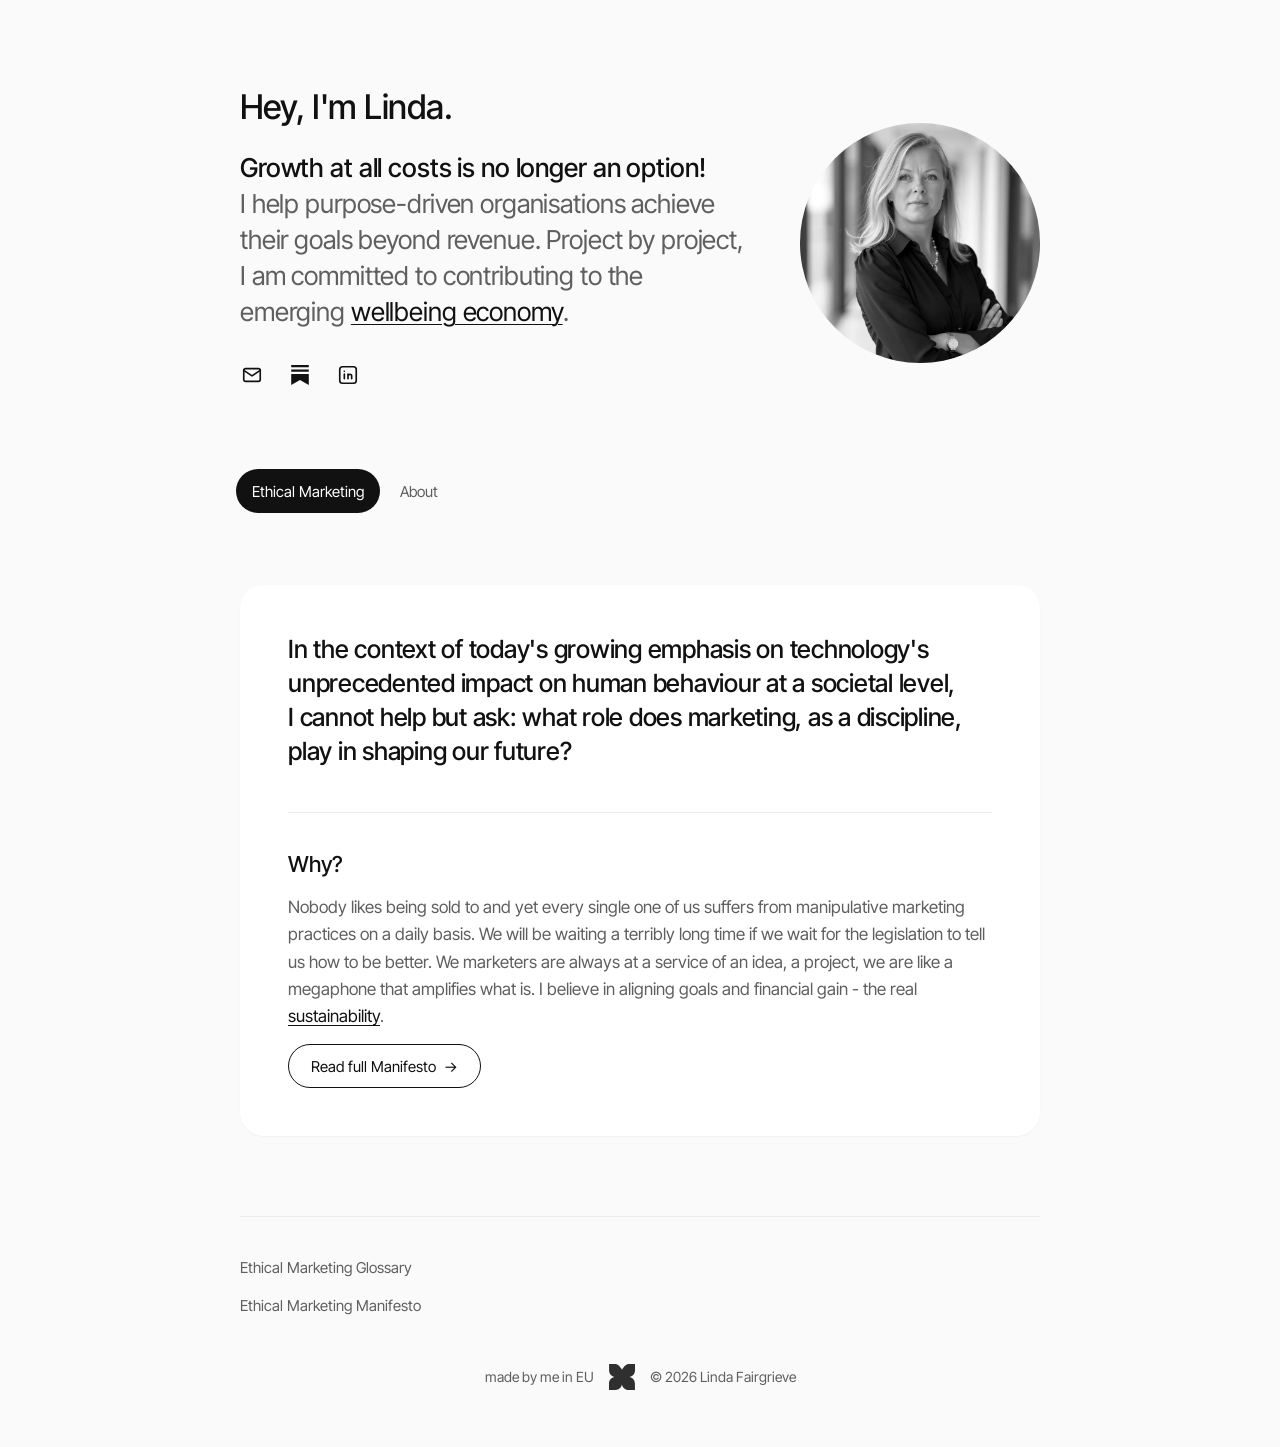
<file: index.html>
<!doctype html>
<html lang="en">
<head>
<meta charset="utf-8">
<meta name="viewport" content="width=device-width, initial-scale=1">
<title>Linda Fairgrieve | Ethical Marketing Practitioner</title>
<meta name="description" content="Exploring marketing, business impact and society. A marketing professional helping purpose-driven organisations grow ethically, beyond revenue.">
<link rel="canonical" href="https://lindafairgrieve.com/">
<meta property="og:type" content="website">
<meta property="og:site_name" content="Linda Fairgrieve">
<meta property="og:title" content="Linda Fairgrieve | Ethical Marketing Practitioner">
<meta property="og:description" content="Exploring marketing, business impact and society. A marketing professional helping purpose-driven organisations grow ethically, beyond revenue.">
<meta property="og:url" content="https://lindafairgrieve.com/">
<meta property="og:image" content="https://lindafairgrieve.com/images/social-preview.jpg">
<meta property="og:image:width" content="1200">
<meta property="og:image:height" content="630">
<meta property="og:image:alt" content="Portrait of Linda Fairgrieve, ethical marketing practitioner">
<meta name="twitter:card" content="summary_large_image">
<meta name="twitter:title" content="Linda Fairgrieve | Ethical Marketing Practitioner">
<meta name="twitter:description" content="Exploring marketing, business impact and society. A marketing professional helping purpose-driven organisations grow ethically, beyond revenue.">
<meta name="twitter:image" content="https://lindafairgrieve.com/images/social-preview.jpg">
<meta name="theme-color" content="#fafafa">
<link rel="icon" href="favicon.svg" type="image/svg+xml">
<link rel="icon" href="favicon.ico" sizes="32x32">
<link rel="apple-touch-icon" href="apple-touch-icon.png">
<link rel="stylesheet" href="assets/style.css">
<script type="application/ld+json">{"@context": "https://schema.org", "@type": "Person", "name": "Linda Fairgrieve", "url": "https://lindafairgrieve.com/", "jobTitle": "Ethical Marketing Practitioner", "sameAs": ["https://substack.com/@lifaire", "https://www.linkedin.com/in/lindafairgrieve-ethical-marketer/"]}</script>
<script src="assets/site.js" defer></script>
</head>
<body data-root="" data-page="home">
<a class="skip" href="#main">Skip to content</a>
<div class="page" id="top"><div class="wrap">
<header class="hero">
<div class="hero-text">
<h1 class="greeting rise d2" data-c="home.greeting"></h1>
<p class="intro rise d3" data-md="home.intro"></p>
<div class="icons rise d4">
<a class="icon" data-href="links.email" data-optional aria-label="Email"><svg width="22" height="22" viewBox="0 0 24 24" fill="none" stroke="currentColor" stroke-width="1.8" stroke-linecap="round" stroke-linejoin="round" aria-hidden="true"><rect x="3" y="5" width="18" height="14" rx="2"/><path d="M3 7l9 6 9-6"/></svg></a>
<a class="icon" data-href="links.substack" data-optional aria-label="Substack"><svg width="20" height="20" viewBox="0 0 24 24" fill="currentColor" aria-hidden="true"><path d="M22.539 8.242H1.46V5.406h21.08v2.836zM1.46 10.812V24L12 18.11 22.54 24V10.812H1.46zM22.54 0H1.46v2.836h21.08V0z"/></svg></a>
<a class="icon" data-href="links.linkedin" data-optional aria-label="LinkedIn"><svg width="22" height="22" viewBox="0 0 24 24" fill="none" stroke="currentColor" stroke-width="1.8" stroke-linecap="round" stroke-linejoin="round" aria-hidden="true"><rect x="3" y="3" width="18" height="18" rx="3"/><path d="M8 11v5M8 8v.01M12 16v-5M12 13c0-2 4-2.5 4 0v3"/></svg></a>
<a class="icon" data-href="links.instagram" data-optional aria-label="Instagram"><svg width="22" height="22" viewBox="0 0 24 24" fill="none" stroke="currentColor" stroke-width="1.8" stroke-linecap="round" stroke-linejoin="round" aria-hidden="true"><rect x="3" y="3" width="18" height="18" rx="5"/><circle cx="12" cy="12" r="4"/><path d="M17.5 6.5v.01"/></svg></a>
</div>
</div>
<picture><source srcset="images/linda-fairgrieve-ethical-marketing-portrait.webp" type="image/webp"><img class="photo pop d1" src="images/linda-fairgrieve-ethical-marketing-portrait.jpg" alt="Portrait of Linda Fairgrieve, ethical marketing practitioner" width="800" height="800"></picture>
</header>
<div class="nav-area">
<nav class="tabs rise d5" aria-label="Main">
<a class="tab on" href="./" data-c="tabs.ethical-marketing" aria-current="page"></a>
<a class="tab" href="about/" data-c="tabs.about"></a>
</nav>
<div class="icons icons-bar">
<a class="icon" data-href="links.email" data-optional aria-label="Email"><svg width="22" height="22" viewBox="0 0 24 24" fill="none" stroke="currentColor" stroke-width="1.8" stroke-linecap="round" stroke-linejoin="round" aria-hidden="true"><rect x="3" y="5" width="18" height="14" rx="2"/><path d="M3 7l9 6 9-6"/></svg></a>
<a class="icon" data-href="links.substack" data-optional aria-label="Substack"><svg width="20" height="20" viewBox="0 0 24 24" fill="currentColor" aria-hidden="true"><path d="M22.539 8.242H1.46V5.406h21.08v2.836zM1.46 10.812V24L12 18.11 22.54 24V10.812H1.46zM22.54 0H1.46v2.836h21.08V0z"/></svg></a>
<a class="icon" data-href="links.linkedin" data-optional aria-label="LinkedIn"><svg width="22" height="22" viewBox="0 0 24 24" fill="none" stroke="currentColor" stroke-width="1.8" stroke-linecap="round" stroke-linejoin="round" aria-hidden="true"><rect x="3" y="3" width="18" height="18" rx="3"/><path d="M8 11v5M8 8v.01M12 16v-5M12 13c0-2 4-2.5 4 0v3"/></svg></a>
<a class="icon" data-href="links.instagram" data-optional aria-label="Instagram"><svg width="22" height="22" viewBox="0 0 24 24" fill="none" stroke="currentColor" stroke-width="1.8" stroke-linecap="round" stroke-linejoin="round" aria-hidden="true"><rect x="3" y="3" width="18" height="18" rx="5"/><circle cx="12" cy="12" r="4"/><path d="M17.5 6.5v.01"/></svg></a>
</div>
</div>
<main id="main">
<section class="panel rise d1">
<p class="statement" data-md="ethical-marketing.statement"></p>
<div class="why">
<h2 data-c="ethical-marketing.why-heading"></h2>
<p data-md="ethical-marketing.why-text"></p>
<a class="cta" href="ethical-marketing/manifesto/"><span data-c="ethical-marketing.why-button"></span><span aria-hidden="true">→</span></a>
</div>
</section>
</main>
<p class="err" id="load-error" hidden>The text could not be loaded. If you opened this file straight from your computer, view the site through a web server instead (see HOW-TO-EDIT.md).</p>
<footer class="footer">
<nav class="fnav" aria-label="Footer">
<a class="fl" href="ethical-marketing/glossary/" data-c="tabs.glossary"></a>
<a class="fl" href="ethical-marketing/manifesto/" data-c="tabs.manifesto"></a>
</nav>
<div class="fbar">
<span data-c="footer.left"></span>
<a class="sym" href="#top" aria-label="Back to top"><svg width="26" height="26" viewBox="0 0 22 22" fill="none" aria-hidden="true"><path d="M 5.579 0 L 0.079 0 L 0.079 5.5 C 0.079 8.301 2.172 10.613 4.88 10.956 C 2.134 11.264 0 13.594 0 16.422 L 0 21.922 L 5.5 21.922 C 8.301 21.922 10.613 19.828 10.956 17.12 C 11.264 19.866 13.594 22 16.422 22 L 21.922 22 L 21.922 16.5 C 21.922 13.699 19.828 11.387 17.12 11.044 C 19.866 10.736 22 8.406 22 5.579 L 22 0.079 L 16.5 0.079 C 13.699 0.079 11.044 4.88 11.044 4.88 C 11.044 4.88 8.406 0 5.579 0 Z" fill="currentColor"/></svg></a>
<span data-c="footer.right"></span>
</div>
</footer>
</div></div>
<noscript><p class="err">This site shows its text with a small script. Please turn on JavaScript, or write to contact@lindafairgrieve.com.</p></noscript>
</body>
</html>
</file>
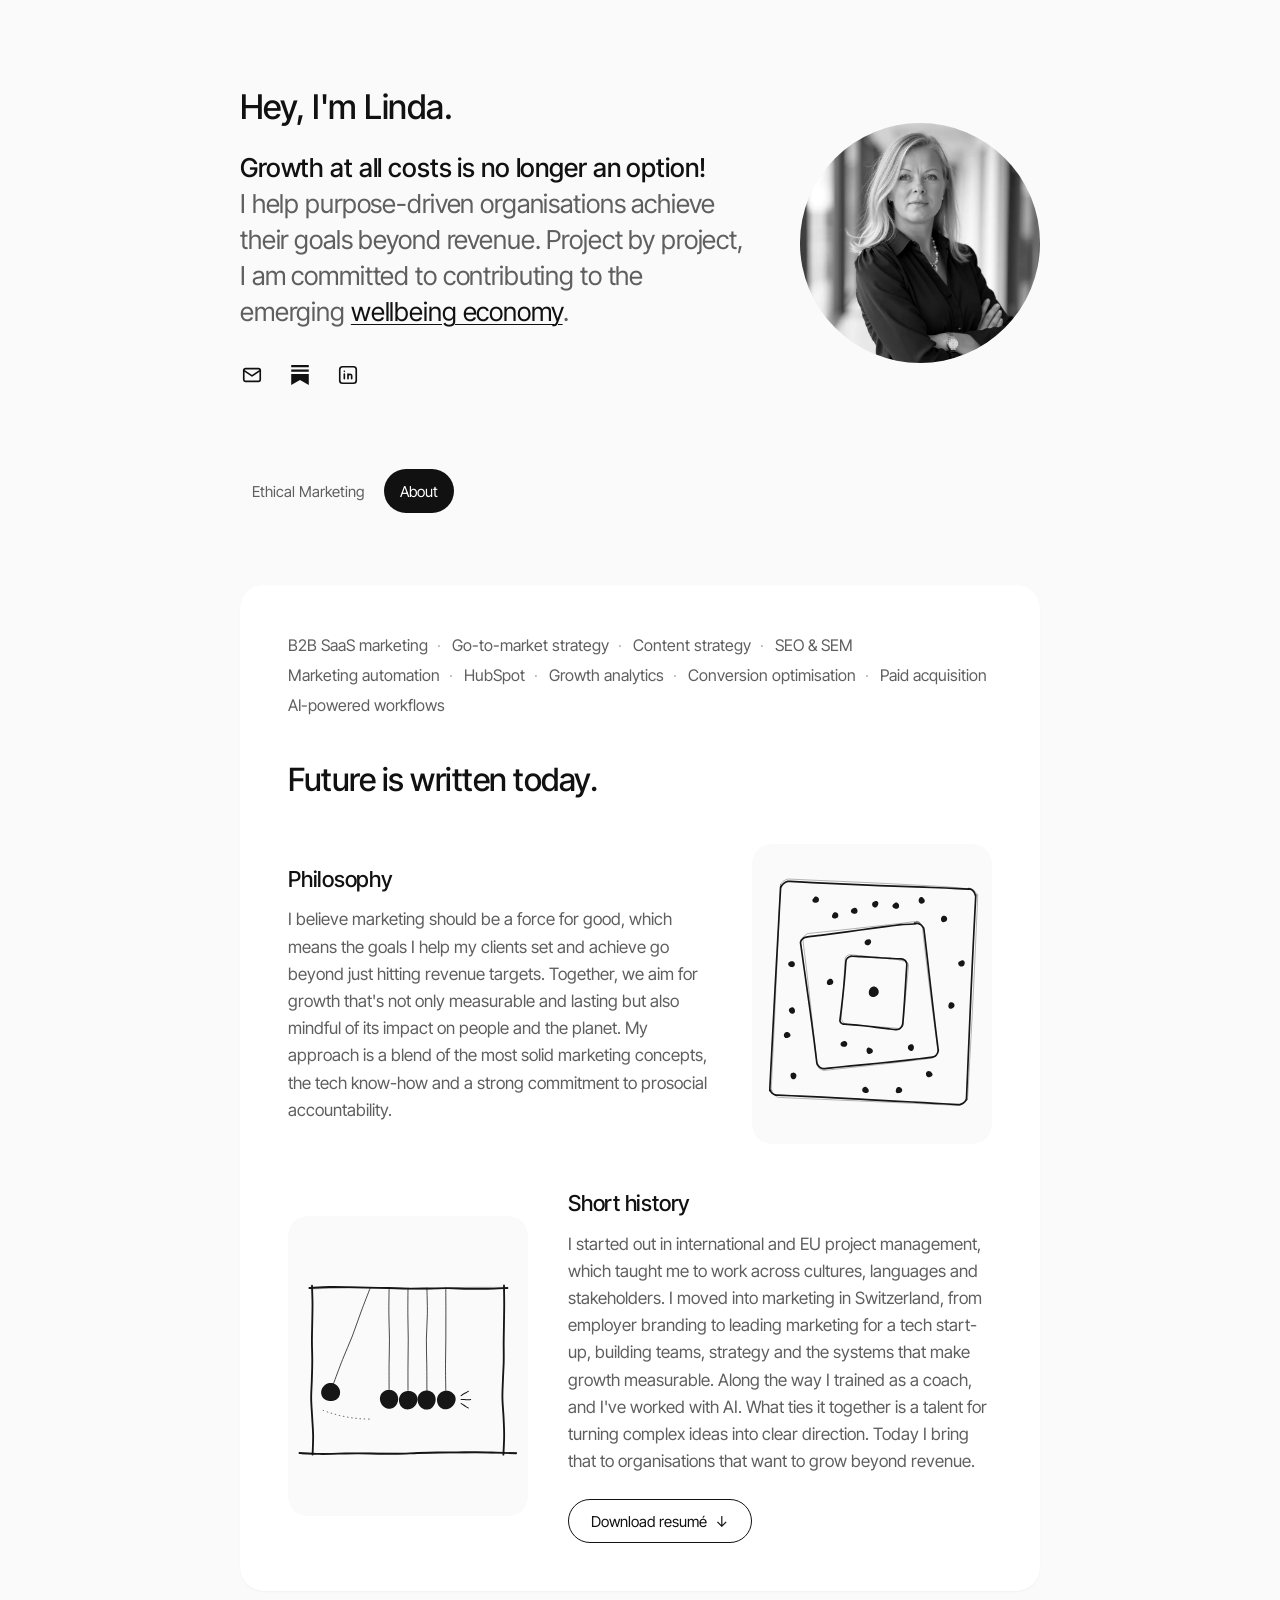
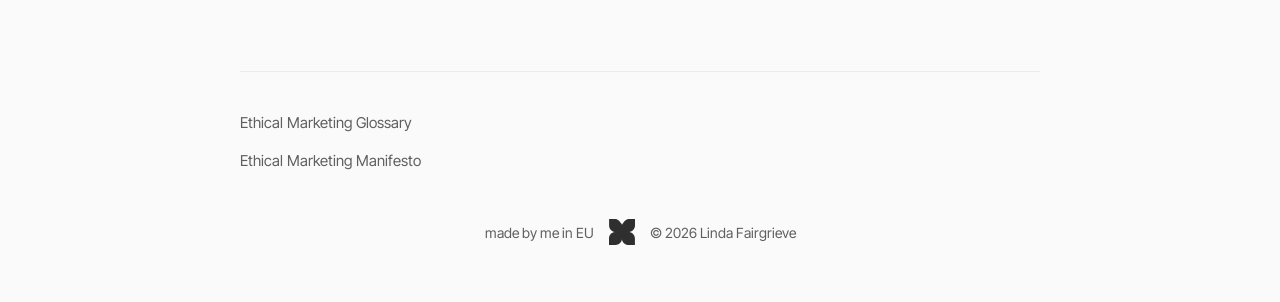
<file: about/index.html>
<!doctype html>
<html lang="en">
<head>
<meta charset="utf-8">
<meta name="viewport" content="width=device-width, initial-scale=1">
<title>About Linda Fairgrieve | Marketing Professional</title>
<meta name="description" content="Linda Fairgrieve is a marketing professional with experience in tech, employer branding and strategy, helping organisations grow beyond revenue.">
<link rel="canonical" href="https://lindafairgrieve.com/about/">
<meta property="og:type" content="website">
<meta property="og:site_name" content="Linda Fairgrieve">
<meta property="og:title" content="About Linda Fairgrieve | Marketing Professional">
<meta property="og:description" content="Linda Fairgrieve is a marketing professional with experience in tech, employer branding and strategy, helping organisations grow beyond revenue.">
<meta property="og:url" content="https://lindafairgrieve.com/about/">
<meta property="og:image" content="https://lindafairgrieve.com/images/social-preview.jpg">
<meta property="og:image:width" content="1200">
<meta property="og:image:height" content="630">
<meta property="og:image:alt" content="Portrait of Linda Fairgrieve, ethical marketing practitioner">
<meta name="twitter:card" content="summary_large_image">
<meta name="twitter:title" content="About Linda Fairgrieve | Marketing Professional">
<meta name="twitter:description" content="Linda Fairgrieve is a marketing professional with experience in tech, employer branding and strategy, helping organisations grow beyond revenue.">
<meta name="twitter:image" content="https://lindafairgrieve.com/images/social-preview.jpg">
<meta name="theme-color" content="#fafafa">
<link rel="icon" href="../favicon.svg" type="image/svg+xml">
<link rel="icon" href="../favicon.ico" sizes="32x32">
<link rel="apple-touch-icon" href="../apple-touch-icon.png">
<link rel="stylesheet" href="../assets/style.css">
<script src="../assets/site.js" defer></script>
</head>
<body data-root="../" data-page="about">
<a class="skip" href="#main">Skip to content</a>
<div class="page" id="top"><div class="wrap">
<header class="hero">
<div class="hero-text">
<h1 class="greeting rise d2" data-c="home.greeting"></h1>
<p class="intro rise d3" data-md="home.intro"></p>
<div class="icons rise d4">
<a class="icon" data-href="links.email" data-optional aria-label="Email"><svg width="22" height="22" viewBox="0 0 24 24" fill="none" stroke="currentColor" stroke-width="1.8" stroke-linecap="round" stroke-linejoin="round" aria-hidden="true"><rect x="3" y="5" width="18" height="14" rx="2"/><path d="M3 7l9 6 9-6"/></svg></a>
<a class="icon" data-href="links.substack" data-optional aria-label="Substack"><svg width="20" height="20" viewBox="0 0 24 24" fill="currentColor" aria-hidden="true"><path d="M22.539 8.242H1.46V5.406h21.08v2.836zM1.46 10.812V24L12 18.11 22.54 24V10.812H1.46zM22.54 0H1.46v2.836h21.08V0z"/></svg></a>
<a class="icon" data-href="links.linkedin" data-optional aria-label="LinkedIn"><svg width="22" height="22" viewBox="0 0 24 24" fill="none" stroke="currentColor" stroke-width="1.8" stroke-linecap="round" stroke-linejoin="round" aria-hidden="true"><rect x="3" y="3" width="18" height="18" rx="3"/><path d="M8 11v5M8 8v.01M12 16v-5M12 13c0-2 4-2.5 4 0v3"/></svg></a>
<a class="icon" data-href="links.instagram" data-optional aria-label="Instagram"><svg width="22" height="22" viewBox="0 0 24 24" fill="none" stroke="currentColor" stroke-width="1.8" stroke-linecap="round" stroke-linejoin="round" aria-hidden="true"><rect x="3" y="3" width="18" height="18" rx="5"/><circle cx="12" cy="12" r="4"/><path d="M17.5 6.5v.01"/></svg></a>
</div>
</div>
<picture><source srcset="../images/linda-fairgrieve-ethical-marketing-portrait.webp" type="image/webp"><img class="photo pop d1" src="../images/linda-fairgrieve-ethical-marketing-portrait.jpg" alt="Portrait of Linda Fairgrieve, ethical marketing practitioner" width="800" height="800"></picture>
</header>
<div class="nav-area">
<nav class="tabs rise d5" aria-label="Main">
<a class="tab" href="../" data-c="tabs.ethical-marketing"></a>
<a class="tab on" href="../about/" data-c="tabs.about" aria-current="page"></a>
</nav>
<div class="icons icons-bar">
<a class="icon" data-href="links.email" data-optional aria-label="Email"><svg width="22" height="22" viewBox="0 0 24 24" fill="none" stroke="currentColor" stroke-width="1.8" stroke-linecap="round" stroke-linejoin="round" aria-hidden="true"><rect x="3" y="5" width="18" height="14" rx="2"/><path d="M3 7l9 6 9-6"/></svg></a>
<a class="icon" data-href="links.substack" data-optional aria-label="Substack"><svg width="20" height="20" viewBox="0 0 24 24" fill="currentColor" aria-hidden="true"><path d="M22.539 8.242H1.46V5.406h21.08v2.836zM1.46 10.812V24L12 18.11 22.54 24V10.812H1.46zM22.54 0H1.46v2.836h21.08V0z"/></svg></a>
<a class="icon" data-href="links.linkedin" data-optional aria-label="LinkedIn"><svg width="22" height="22" viewBox="0 0 24 24" fill="none" stroke="currentColor" stroke-width="1.8" stroke-linecap="round" stroke-linejoin="round" aria-hidden="true"><rect x="3" y="3" width="18" height="18" rx="3"/><path d="M8 11v5M8 8v.01M12 16v-5M12 13c0-2 4-2.5 4 0v3"/></svg></a>
<a class="icon" data-href="links.instagram" data-optional aria-label="Instagram"><svg width="22" height="22" viewBox="0 0 24 24" fill="none" stroke="currentColor" stroke-width="1.8" stroke-linecap="round" stroke-linejoin="round" aria-hidden="true"><rect x="3" y="3" width="18" height="18" rx="5"/><circle cx="12" cy="12" r="4"/><path d="M17.5 6.5v.01"/></svg></a>
</div>
</div>
<main id="main">
<section class="panel rise d1">
<ul class="skills" data-hide-empty aria-label="Skills">
<li data-c="about.skill1" data-optional></li>
<li data-c="about.skill2" data-optional></li>
<li data-c="about.skill3" data-optional></li>
<li data-c="about.skill4" data-optional></li>
<li data-c="about.skill5" data-optional></li>
<li data-c="about.skill6" data-optional></li>
<li data-c="about.skill7" data-optional></li>
<li data-c="about.skill8" data-optional></li>
<li data-c="about.skill9" data-optional></li>
<li data-c="about.skill10" data-optional></li>
</ul>
<p class="phrase" data-md="about.phrase"></p>
<div class="block" data-optional>
<div class="block-text">
<h2 data-c="about.philosophy-heading"></h2>
<p data-md="about.philosophy-text"></p>
</div>
<figure class="block-img" data-optional><img data-src="about.philosophy-image" data-alt="about.philosophy-image-alt" alt=""></figure>
</div>
<div class="block flip" data-optional>
<figure class="block-img" data-optional><img data-src="about.history-image" data-alt="about.history-image-alt" alt=""></figure>
<div class="block-text">
<h2 data-c="about.history-heading"></h2>
<p data-md="about.history-text"></p>
<a class="cta" data-href="about.cv-link" download data-optional><span data-c="about.cv-button"></span><span aria-hidden="true">↓</span></a>
</div>
</div>
</section>
</main>
<p class="err" id="load-error" hidden>The text could not be loaded. If you opened this file straight from your computer, view the site through a web server instead (see HOW-TO-EDIT.md).</p>
<footer class="footer">
<nav class="fnav" aria-label="Footer">
<a class="fl" href="../ethical-marketing/glossary/" data-c="tabs.glossary"></a>
<a class="fl" href="../ethical-marketing/manifesto/" data-c="tabs.manifesto"></a>
</nav>
<div class="fbar">
<span data-c="footer.left"></span>
<a class="sym" href="#top" aria-label="Back to top"><svg width="26" height="26" viewBox="0 0 22 22" fill="none" aria-hidden="true"><path d="M 5.579 0 L 0.079 0 L 0.079 5.5 C 0.079 8.301 2.172 10.613 4.88 10.956 C 2.134 11.264 0 13.594 0 16.422 L 0 21.922 L 5.5 21.922 C 8.301 21.922 10.613 19.828 10.956 17.12 C 11.264 19.866 13.594 22 16.422 22 L 21.922 22 L 21.922 16.5 C 21.922 13.699 19.828 11.387 17.12 11.044 C 19.866 10.736 22 8.406 22 5.579 L 22 0.079 L 16.5 0.079 C 13.699 0.079 11.044 4.88 11.044 4.88 C 11.044 4.88 8.406 0 5.579 0 Z" fill="currentColor"/></svg></a>
<span data-c="footer.right"></span>
</div>
</footer>
</div></div>
<noscript><p class="err">This site shows its text with a small script. Please turn on JavaScript, or write to contact@lindafairgrieve.com.</p></noscript>
</body>
</html>
</file>
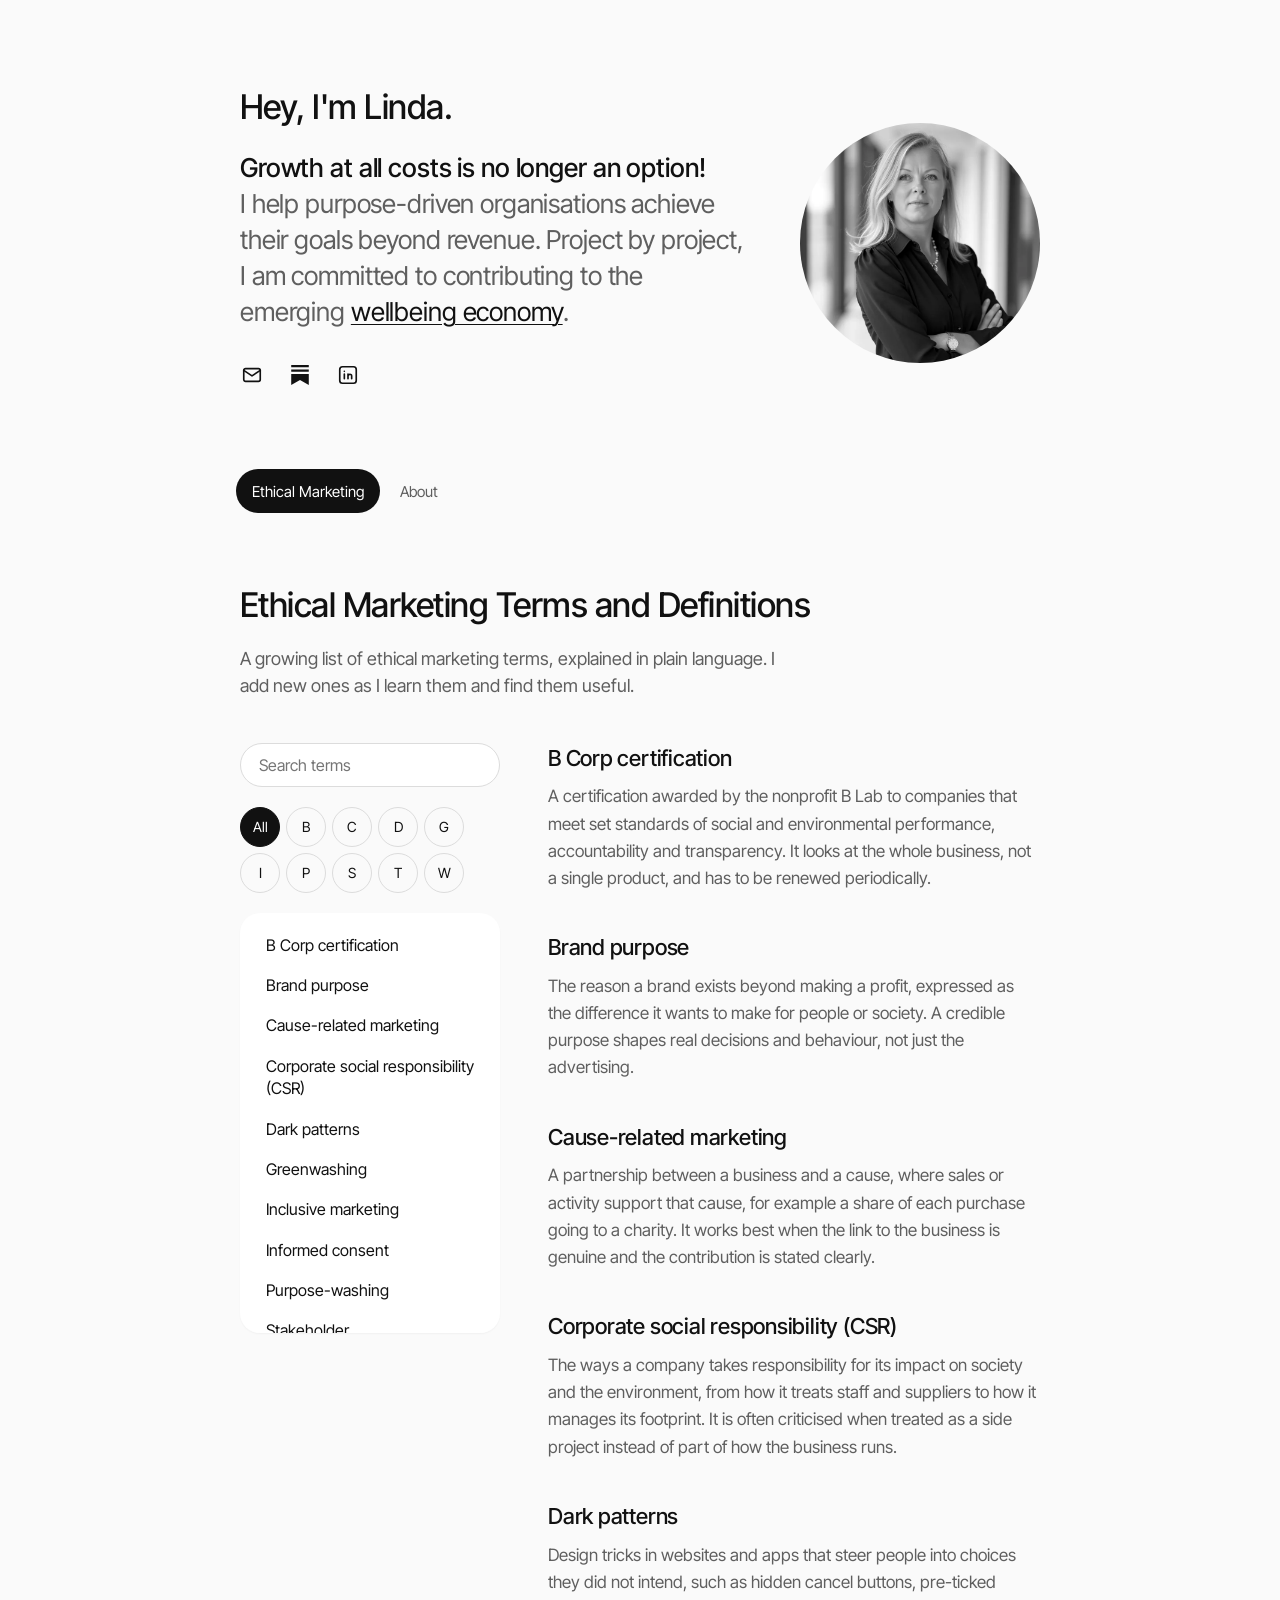
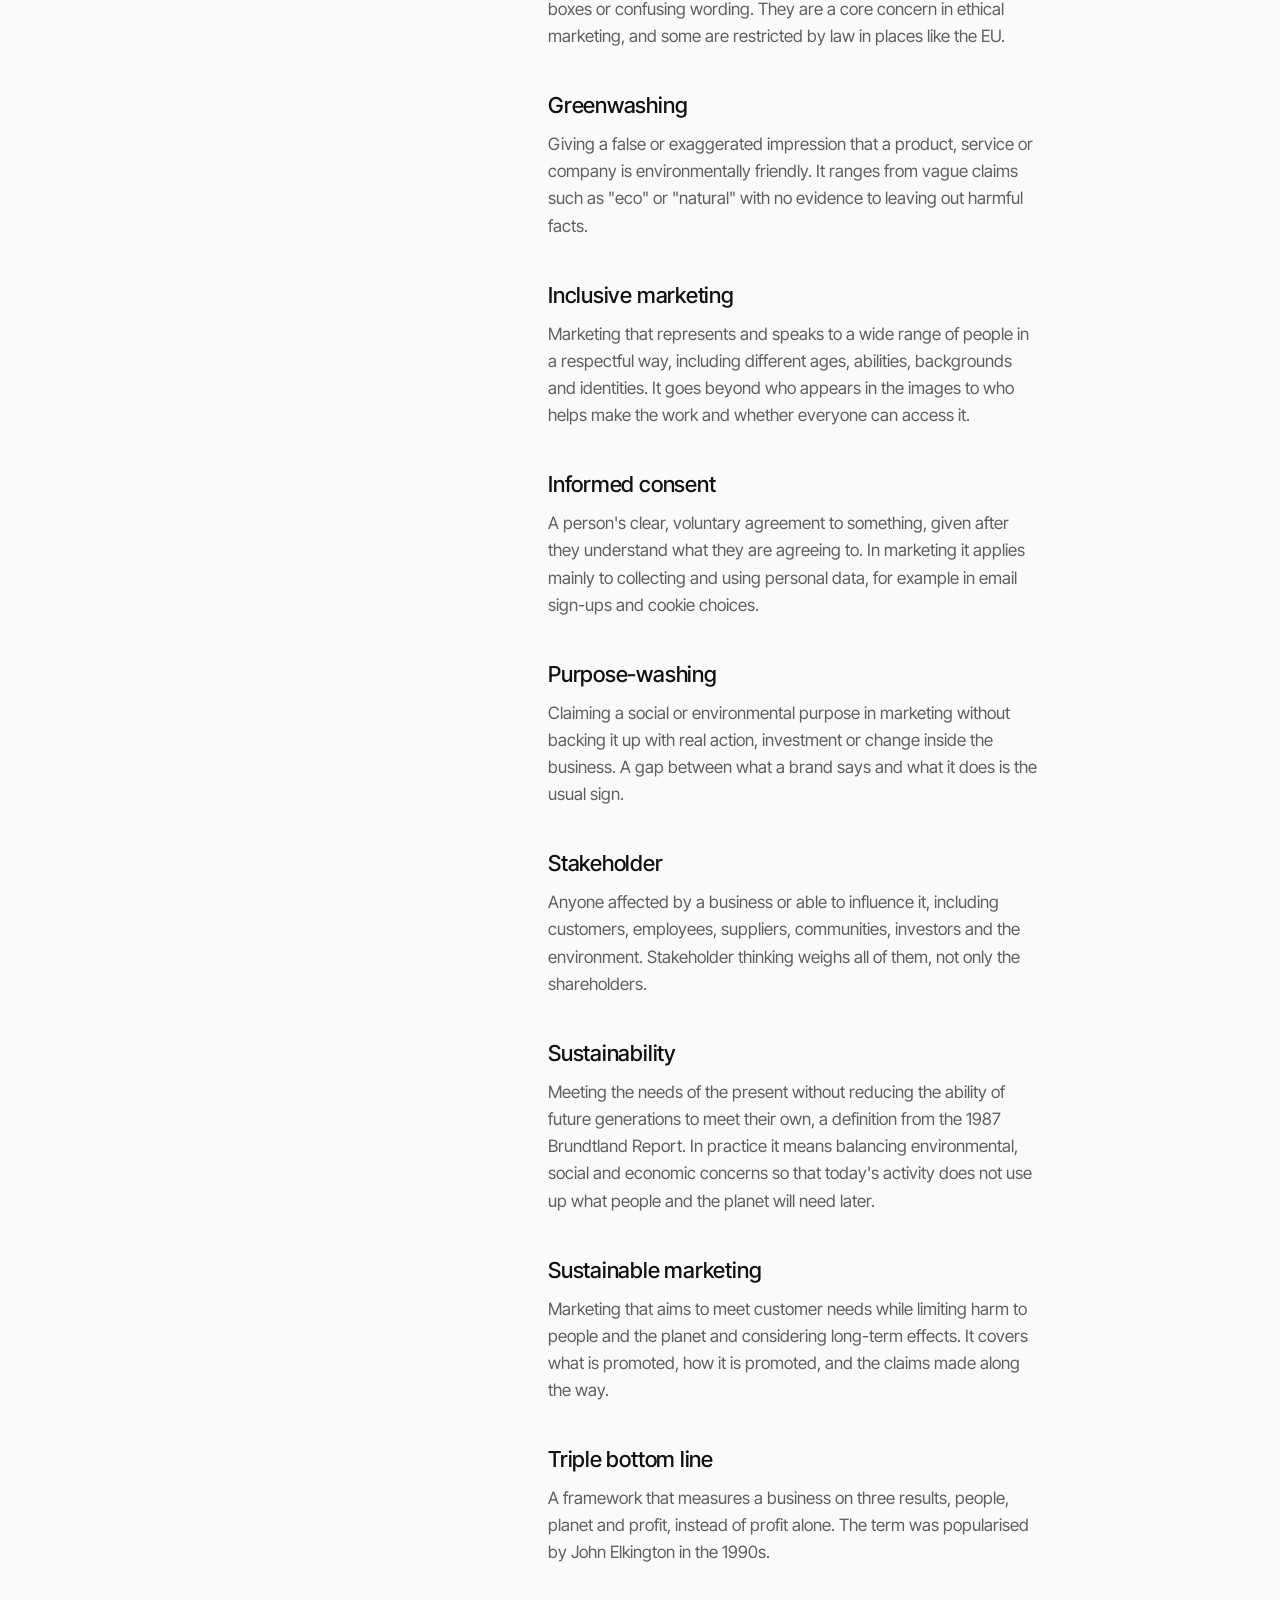
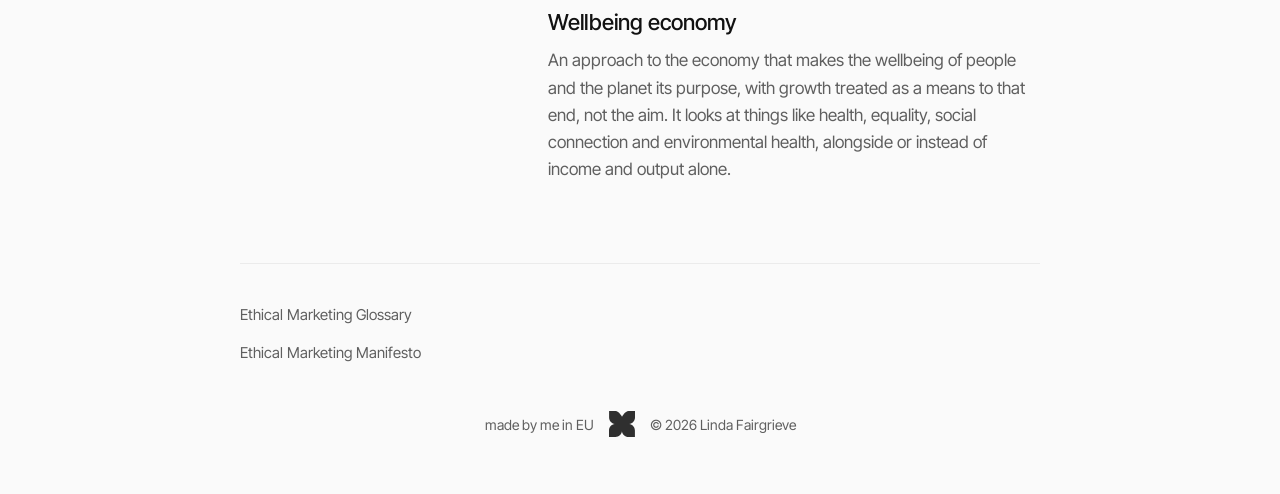
<file: ethical-marketing/glossary/index.html>
<!doctype html>
<html lang="en">
<head>
<meta charset="utf-8">
<meta name="viewport" content="width=device-width, initial-scale=1">
<title>Ethical Marketing Terms and Definitions | Linda Fairgrieve</title>
<meta name="description" content="Plain-language definitions of ethical marketing terms, from greenwashing and dark patterns to B Corp certification and the wellbeing economy.">
<link rel="canonical" href="https://lindafairgrieve.com/ethical-marketing/glossary/">
<meta property="og:type" content="website">
<meta property="og:site_name" content="Linda Fairgrieve">
<meta property="og:title" content="Ethical Marketing Terms and Definitions | Linda Fairgrieve">
<meta property="og:description" content="Plain-language definitions of ethical marketing terms, from greenwashing and dark patterns to B Corp certification and the wellbeing economy.">
<meta property="og:url" content="https://lindafairgrieve.com/ethical-marketing/glossary/">
<meta property="og:image" content="https://lindafairgrieve.com/images/social-preview.jpg">
<meta property="og:image:width" content="1200">
<meta property="og:image:height" content="630">
<meta property="og:image:alt" content="Portrait of Linda Fairgrieve, ethical marketing practitioner">
<meta name="twitter:card" content="summary_large_image">
<meta name="twitter:title" content="Ethical Marketing Terms and Definitions | Linda Fairgrieve">
<meta name="twitter:description" content="Plain-language definitions of ethical marketing terms, from greenwashing and dark patterns to B Corp certification and the wellbeing economy.">
<meta name="twitter:image" content="https://lindafairgrieve.com/images/social-preview.jpg">
<meta name="theme-color" content="#fafafa">
<link rel="icon" href="../../favicon.svg" type="image/svg+xml">
<link rel="icon" href="../../favicon.ico" sizes="32x32">
<link rel="apple-touch-icon" href="../../apple-touch-icon.png">
<link rel="stylesheet" href="../../assets/style.css">
<script src="../../assets/site.js" defer></script>
</head>
<body data-root="../../" data-page="glossary">
<a class="skip" href="#main">Skip to content</a>
<div class="page" id="top"><div class="wrap">
<header class="hero">
<div class="hero-text">
<p class="greeting rise d2" data-c="home.greeting"></p>
<p class="intro rise d3" data-md="home.intro"></p>
<div class="icons rise d4">
<a class="icon" data-href="links.email" data-optional aria-label="Email"><svg width="22" height="22" viewBox="0 0 24 24" fill="none" stroke="currentColor" stroke-width="1.8" stroke-linecap="round" stroke-linejoin="round" aria-hidden="true"><rect x="3" y="5" width="18" height="14" rx="2"/><path d="M3 7l9 6 9-6"/></svg></a>
<a class="icon" data-href="links.substack" data-optional aria-label="Substack"><svg width="20" height="20" viewBox="0 0 24 24" fill="currentColor" aria-hidden="true"><path d="M22.539 8.242H1.46V5.406h21.08v2.836zM1.46 10.812V24L12 18.11 22.54 24V10.812H1.46zM22.54 0H1.46v2.836h21.08V0z"/></svg></a>
<a class="icon" data-href="links.linkedin" data-optional aria-label="LinkedIn"><svg width="22" height="22" viewBox="0 0 24 24" fill="none" stroke="currentColor" stroke-width="1.8" stroke-linecap="round" stroke-linejoin="round" aria-hidden="true"><rect x="3" y="3" width="18" height="18" rx="3"/><path d="M8 11v5M8 8v.01M12 16v-5M12 13c0-2 4-2.5 4 0v3"/></svg></a>
<a class="icon" data-href="links.instagram" data-optional aria-label="Instagram"><svg width="22" height="22" viewBox="0 0 24 24" fill="none" stroke="currentColor" stroke-width="1.8" stroke-linecap="round" stroke-linejoin="round" aria-hidden="true"><rect x="3" y="3" width="18" height="18" rx="5"/><circle cx="12" cy="12" r="4"/><path d="M17.5 6.5v.01"/></svg></a>
</div>
</div>
<picture><source srcset="../../images/linda-fairgrieve-ethical-marketing-portrait.webp" type="image/webp"><img class="photo pop d1" src="../../images/linda-fairgrieve-ethical-marketing-portrait.jpg" alt="Portrait of Linda Fairgrieve, ethical marketing practitioner" width="800" height="800"></picture>
</header>
<div class="nav-area">
<nav class="tabs rise d5" aria-label="Main">
<a class="tab on" href="../../" data-c="tabs.ethical-marketing"></a>
<a class="tab" href="../../about/" data-c="tabs.about"></a>
</nav>
<div class="icons icons-bar">
<a class="icon" data-href="links.email" data-optional aria-label="Email"><svg width="22" height="22" viewBox="0 0 24 24" fill="none" stroke="currentColor" stroke-width="1.8" stroke-linecap="round" stroke-linejoin="round" aria-hidden="true"><rect x="3" y="5" width="18" height="14" rx="2"/><path d="M3 7l9 6 9-6"/></svg></a>
<a class="icon" data-href="links.substack" data-optional aria-label="Substack"><svg width="20" height="20" viewBox="0 0 24 24" fill="currentColor" aria-hidden="true"><path d="M22.539 8.242H1.46V5.406h21.08v2.836zM1.46 10.812V24L12 18.11 22.54 24V10.812H1.46zM22.54 0H1.46v2.836h21.08V0z"/></svg></a>
<a class="icon" data-href="links.linkedin" data-optional aria-label="LinkedIn"><svg width="22" height="22" viewBox="0 0 24 24" fill="none" stroke="currentColor" stroke-width="1.8" stroke-linecap="round" stroke-linejoin="round" aria-hidden="true"><rect x="3" y="3" width="18" height="18" rx="3"/><path d="M8 11v5M8 8v.01M12 16v-5M12 13c0-2 4-2.5 4 0v3"/></svg></a>
<a class="icon" data-href="links.instagram" data-optional aria-label="Instagram"><svg width="22" height="22" viewBox="0 0 24 24" fill="none" stroke="currentColor" stroke-width="1.8" stroke-linecap="round" stroke-linejoin="round" aria-hidden="true"><rect x="3" y="3" width="18" height="18" rx="5"/><circle cx="12" cy="12" r="4"/><path d="M17.5 6.5v.01"/></svg></a>
</div>
</div>
<main id="main">
<div class="page-head">
<h1 class="title rise d1" data-c="glossary.title"></h1>
<p class="lead rise d2" data-c="glossary.intro" data-optional></p>
</div>
<div class="glo rise d3">
<div class="side">
<input class="search" id="g-search" type="search" placeholder="Search terms" aria-label="Search the glossary" autocomplete="off">
<div class="letters" id="g-letters" role="group" aria-label="Filter by letter"></div>
<div class="tlist" id="g-list"></div>
</div>
<div class="defs" id="g-defs"></div>
<div class="mob" id="g-acc"></div>
</div>
<p class="empty" id="g-empty" hidden>No terms match that search.</p>
</main>
<p class="err" id="load-error" hidden>The text could not be loaded. If you opened this file straight from your computer, view the site through a web server instead (see HOW-TO-EDIT.md).</p>
<footer class="footer">
<nav class="fnav" aria-label="Footer">
<a class="fl" href="../../ethical-marketing/glossary/" data-c="tabs.glossary"></a>
<a class="fl" href="../../ethical-marketing/manifesto/" data-c="tabs.manifesto"></a>
</nav>
<div class="fbar">
<span data-c="footer.left"></span>
<a class="sym" href="#top" aria-label="Back to top"><svg width="26" height="26" viewBox="0 0 22 22" fill="none" aria-hidden="true"><path d="M 5.579 0 L 0.079 0 L 0.079 5.5 C 0.079 8.301 2.172 10.613 4.88 10.956 C 2.134 11.264 0 13.594 0 16.422 L 0 21.922 L 5.5 21.922 C 8.301 21.922 10.613 19.828 10.956 17.12 C 11.264 19.866 13.594 22 16.422 22 L 21.922 22 L 21.922 16.5 C 21.922 13.699 19.828 11.387 17.12 11.044 C 19.866 10.736 22 8.406 22 5.579 L 22 0.079 L 16.5 0.079 C 13.699 0.079 11.044 4.88 11.044 4.88 C 11.044 4.88 8.406 0 5.579 0 Z" fill="currentColor"/></svg></a>
<span data-c="footer.right"></span>
</div>
</footer>
</div></div>
<noscript><p class="err">This site shows its text with a small script. Please turn on JavaScript, or write to contact@lindafairgrieve.com.</p></noscript>
</body>
</html>
</file>
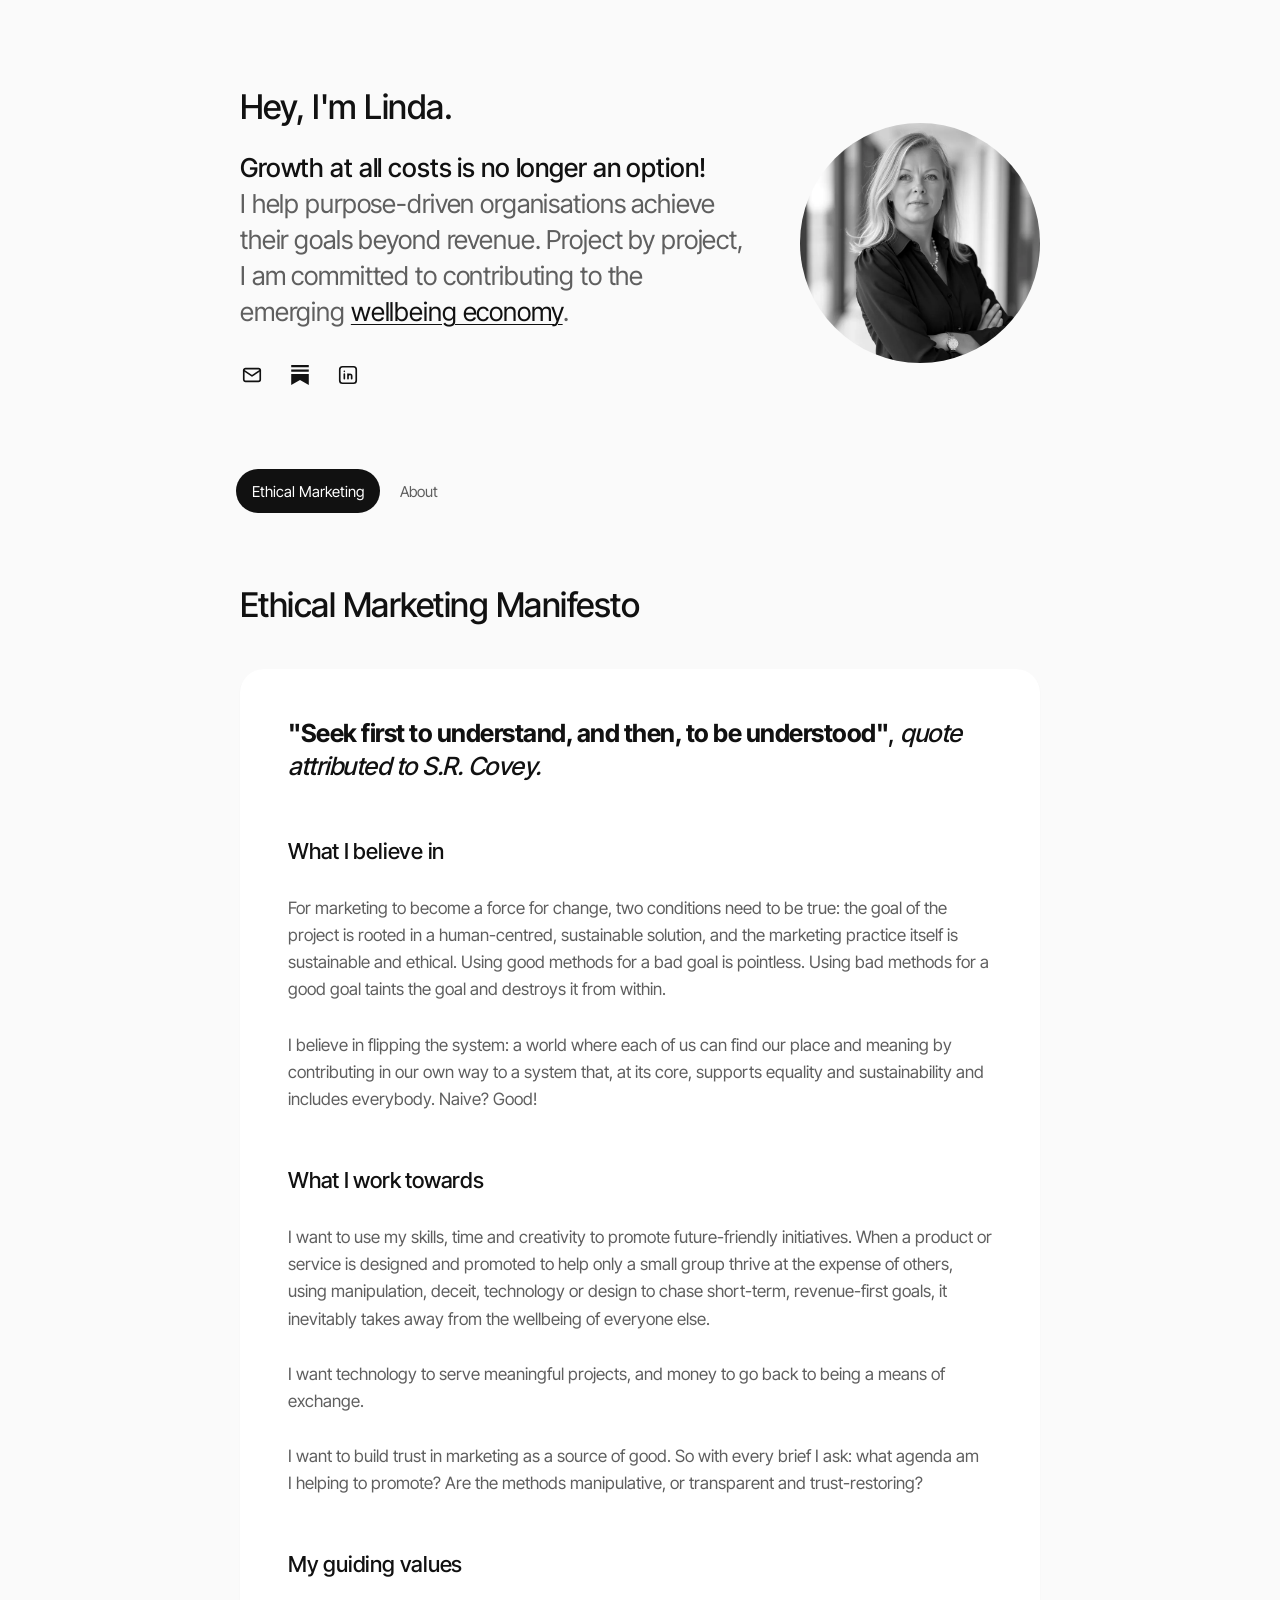
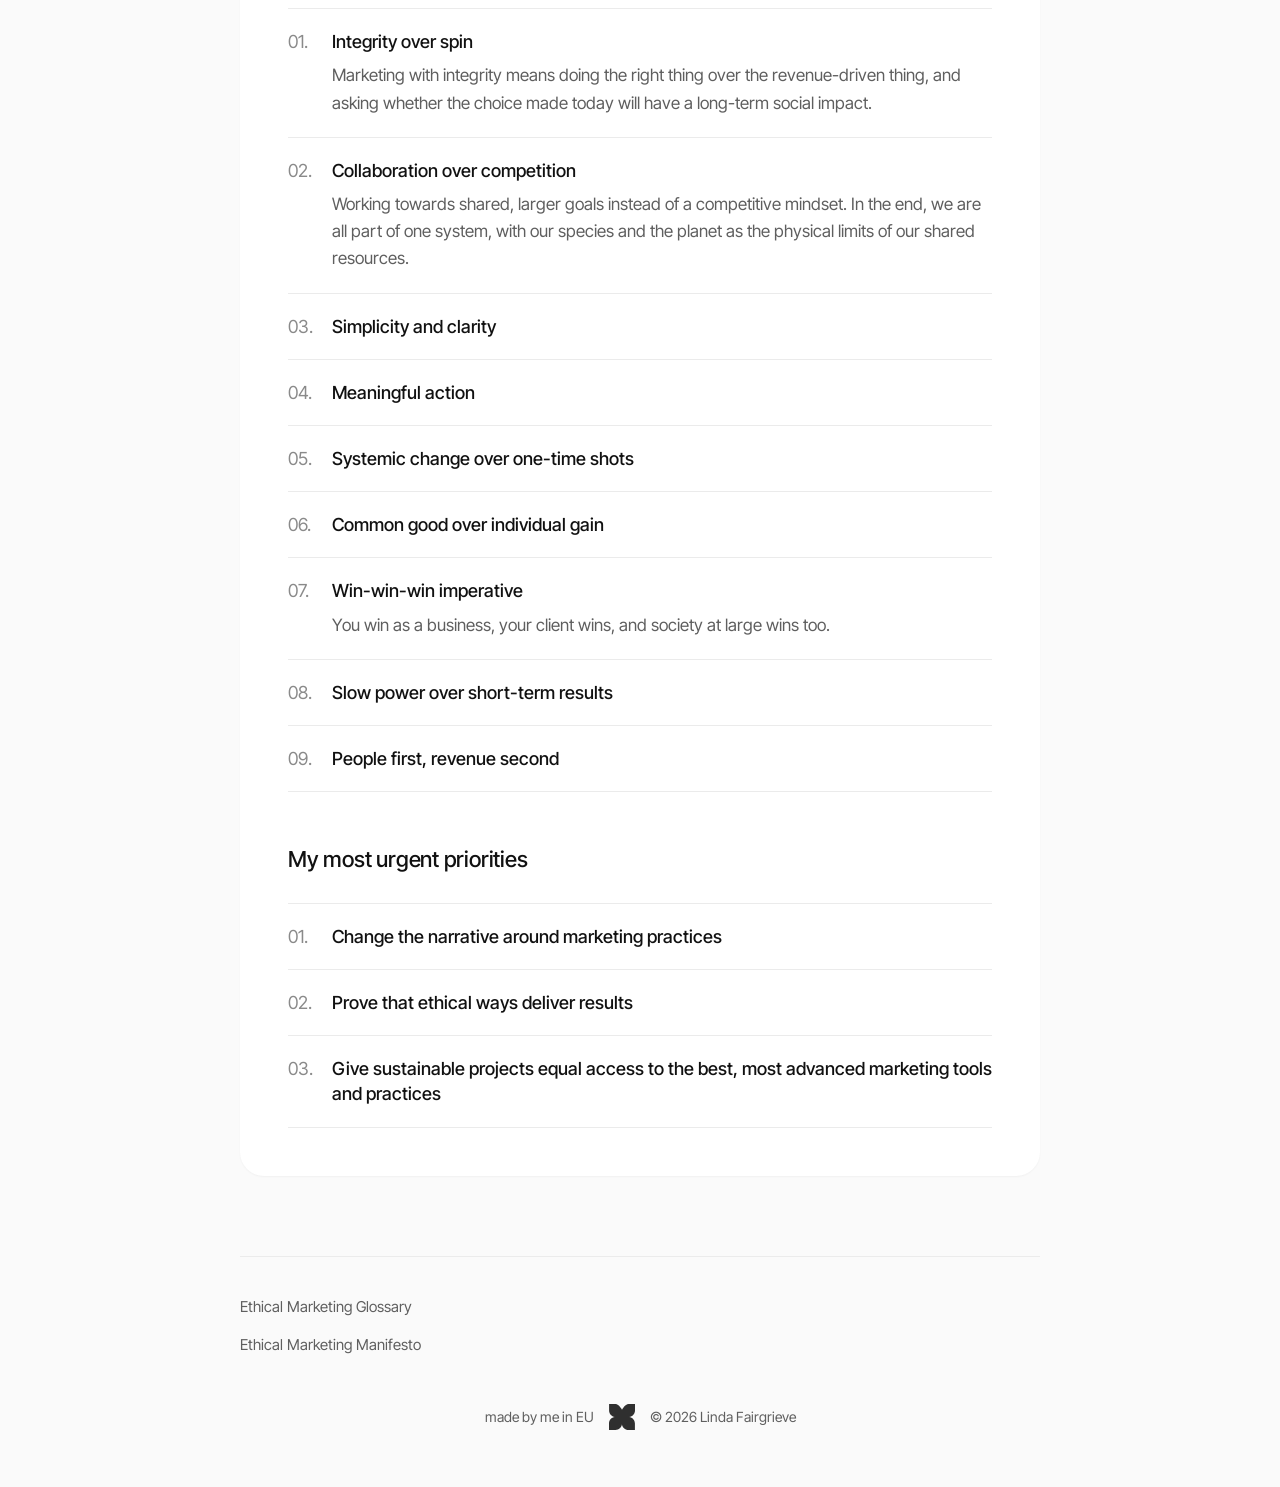
<file: ethical-marketing/manifesto/index.html>
<!doctype html>
<html lang="en">
<head>
<meta charset="utf-8">
<meta name="viewport" content="width=device-width, initial-scale=1">
<title>Ethical Marketing Manifesto | Linda Fairgrieve</title>
<meta name="description" content="My ethical marketing manifesto: what I believe in, the future I work towards, and the values that guide how I work.">
<link rel="canonical" href="https://lindafairgrieve.com/ethical-marketing/manifesto/">
<meta property="og:type" content="website">
<meta property="og:site_name" content="Linda Fairgrieve">
<meta property="og:title" content="Ethical Marketing Manifesto | Linda Fairgrieve">
<meta property="og:description" content="My ethical marketing manifesto: what I believe in, the future I work towards, and the values that guide how I work.">
<meta property="og:url" content="https://lindafairgrieve.com/ethical-marketing/manifesto/">
<meta property="og:image" content="https://lindafairgrieve.com/images/social-preview.jpg">
<meta property="og:image:width" content="1200">
<meta property="og:image:height" content="630">
<meta property="og:image:alt" content="Portrait of Linda Fairgrieve, ethical marketing practitioner">
<meta name="twitter:card" content="summary_large_image">
<meta name="twitter:title" content="Ethical Marketing Manifesto | Linda Fairgrieve">
<meta name="twitter:description" content="My ethical marketing manifesto: what I believe in, the future I work towards, and the values that guide how I work.">
<meta name="twitter:image" content="https://lindafairgrieve.com/images/social-preview.jpg">
<meta name="theme-color" content="#fafafa">
<link rel="icon" href="../../favicon.svg" type="image/svg+xml">
<link rel="icon" href="../../favicon.ico" sizes="32x32">
<link rel="apple-touch-icon" href="../../apple-touch-icon.png">
<link rel="stylesheet" href="../../assets/style.css">
<script src="../../assets/site.js" defer></script>
</head>
<body data-root="../../" data-page="manifesto">
<a class="skip" href="#main">Skip to content</a>
<div class="page" id="top"><div class="wrap">
<header class="hero">
<div class="hero-text">
<p class="greeting rise d2" data-c="home.greeting"></p>
<p class="intro rise d3" data-md="home.intro"></p>
<div class="icons rise d4">
<a class="icon" data-href="links.email" data-optional aria-label="Email"><svg width="22" height="22" viewBox="0 0 24 24" fill="none" stroke="currentColor" stroke-width="1.8" stroke-linecap="round" stroke-linejoin="round" aria-hidden="true"><rect x="3" y="5" width="18" height="14" rx="2"/><path d="M3 7l9 6 9-6"/></svg></a>
<a class="icon" data-href="links.substack" data-optional aria-label="Substack"><svg width="20" height="20" viewBox="0 0 24 24" fill="currentColor" aria-hidden="true"><path d="M22.539 8.242H1.46V5.406h21.08v2.836zM1.46 10.812V24L12 18.11 22.54 24V10.812H1.46zM22.54 0H1.46v2.836h21.08V0z"/></svg></a>
<a class="icon" data-href="links.linkedin" data-optional aria-label="LinkedIn"><svg width="22" height="22" viewBox="0 0 24 24" fill="none" stroke="currentColor" stroke-width="1.8" stroke-linecap="round" stroke-linejoin="round" aria-hidden="true"><rect x="3" y="3" width="18" height="18" rx="3"/><path d="M8 11v5M8 8v.01M12 16v-5M12 13c0-2 4-2.5 4 0v3"/></svg></a>
<a class="icon" data-href="links.instagram" data-optional aria-label="Instagram"><svg width="22" height="22" viewBox="0 0 24 24" fill="none" stroke="currentColor" stroke-width="1.8" stroke-linecap="round" stroke-linejoin="round" aria-hidden="true"><rect x="3" y="3" width="18" height="18" rx="5"/><circle cx="12" cy="12" r="4"/><path d="M17.5 6.5v.01"/></svg></a>
</div>
</div>
<picture><source srcset="../../images/linda-fairgrieve-ethical-marketing-portrait.webp" type="image/webp"><img class="photo pop d1" src="../../images/linda-fairgrieve-ethical-marketing-portrait.jpg" alt="Portrait of Linda Fairgrieve, ethical marketing practitioner" width="800" height="800"></picture>
</header>
<div class="nav-area">
<nav class="tabs rise d5" aria-label="Main">
<a class="tab on" href="../../" data-c="tabs.ethical-marketing"></a>
<a class="tab" href="../../about/" data-c="tabs.about"></a>
</nav>
<div class="icons icons-bar">
<a class="icon" data-href="links.email" data-optional aria-label="Email"><svg width="22" height="22" viewBox="0 0 24 24" fill="none" stroke="currentColor" stroke-width="1.8" stroke-linecap="round" stroke-linejoin="round" aria-hidden="true"><rect x="3" y="5" width="18" height="14" rx="2"/><path d="M3 7l9 6 9-6"/></svg></a>
<a class="icon" data-href="links.substack" data-optional aria-label="Substack"><svg width="20" height="20" viewBox="0 0 24 24" fill="currentColor" aria-hidden="true"><path d="M22.539 8.242H1.46V5.406h21.08v2.836zM1.46 10.812V24L12 18.11 22.54 24V10.812H1.46zM22.54 0H1.46v2.836h21.08V0z"/></svg></a>
<a class="icon" data-href="links.linkedin" data-optional aria-label="LinkedIn"><svg width="22" height="22" viewBox="0 0 24 24" fill="none" stroke="currentColor" stroke-width="1.8" stroke-linecap="round" stroke-linejoin="round" aria-hidden="true"><rect x="3" y="3" width="18" height="18" rx="3"/><path d="M8 11v5M8 8v.01M12 16v-5M12 13c0-2 4-2.5 4 0v3"/></svg></a>
<a class="icon" data-href="links.instagram" data-optional aria-label="Instagram"><svg width="22" height="22" viewBox="0 0 24 24" fill="none" stroke="currentColor" stroke-width="1.8" stroke-linecap="round" stroke-linejoin="round" aria-hidden="true"><rect x="3" y="3" width="18" height="18" rx="5"/><circle cx="12" cy="12" r="4"/><path d="M17.5 6.5v.01"/></svg></a>
</div>
</div>
<main id="main">
<div class="page-head">
<h1 class="title rise d1" data-c="tabs.manifesto"></h1>
</div>
<div id="manifesto" class="panel manifesto rise d2"></div>
</main>
<p class="err" id="load-error" hidden>The text could not be loaded. If you opened this file straight from your computer, view the site through a web server instead (see HOW-TO-EDIT.md).</p>
<footer class="footer">
<nav class="fnav" aria-label="Footer">
<a class="fl" href="../../ethical-marketing/glossary/" data-c="tabs.glossary"></a>
<a class="fl" href="../../ethical-marketing/manifesto/" data-c="tabs.manifesto"></a>
</nav>
<div class="fbar">
<span data-c="footer.left"></span>
<a class="sym" href="#top" aria-label="Back to top"><svg width="26" height="26" viewBox="0 0 22 22" fill="none" aria-hidden="true"><path d="M 5.579 0 L 0.079 0 L 0.079 5.5 C 0.079 8.301 2.172 10.613 4.88 10.956 C 2.134 11.264 0 13.594 0 16.422 L 0 21.922 L 5.5 21.922 C 8.301 21.922 10.613 19.828 10.956 17.12 C 11.264 19.866 13.594 22 16.422 22 L 21.922 22 L 21.922 16.5 C 21.922 13.699 19.828 11.387 17.12 11.044 C 19.866 10.736 22 8.406 22 5.579 L 22 0.079 L 16.5 0.079 C 13.699 0.079 11.044 4.88 11.044 4.88 C 11.044 4.88 8.406 0 5.579 0 Z" fill="currentColor"/></svg></a>
<span data-c="footer.right"></span>
</div>
</footer>
</div></div>
<noscript><p class="err">This site shows its text with a small script. Please turn on JavaScript, or write to contact@lindafairgrieve.com.</p></noscript>
</body>
</html>
</file>
<file: assets/style.css>
/* Font: Inter Tight, self-hosted on purpose (no request to Google). Licence: assets/fonts/OFL.txt */
@font-face{font-family:"Inter Tight";font-style:normal;font-weight:100 900;font-display:swap;src:url("fonts/InterTight-Variable.woff") format("woff")}

:root{--bg:#fafafa;--ink:#111111;--muted:#5f5f5f;--line:#ebebeb;--line2:#dcdcdc;--soft:#f0f0f0;--card:#ffffff}
*{box-sizing:border-box}
html{-webkit-text-size-adjust:100%;scroll-behavior:smooth}
body{margin:0;background:var(--bg);color:var(--ink);font-family:"Inter Tight",Inter,system-ui,-apple-system,"Segoe UI",Roboto,Helvetica,Arial,sans-serif;line-height:1.4;-webkit-font-smoothing:antialiased;-moz-osx-font-smoothing:grayscale;text-rendering:optimizeLegibility}
a{color:var(--ink);text-decoration:none}
button{font-family:inherit;cursor:pointer}
a:focus-visible,button:focus-visible,input:focus-visible{outline:2px solid var(--ink);outline-offset:2px}
.skip{position:absolute;left:-9999px;top:8px}
.skip:focus{left:16px;background:var(--ink);color:#fff;padding:10px 16px;border-radius:999px;z-index:10}

.page{min-height:100vh;padding:clamp(40px,8vw,88px) clamp(24px,6vw,64px) 48px}
main{display:flex;flex-direction:column;gap:clamp(28px,5vw,44px)}
.wrap{max-width:800px;margin:0 auto;display:flex;flex-direction:column;gap:clamp(36px,6vw,64px)}

/* load-in motion: elements are visible by default; the animation is only a bonus */
@keyframes rise{from{opacity:0;transform:translateY(14px)}to{opacity:1;transform:translateY(0)}}
@keyframes pop{from{opacity:0;transform:scale(.85)}to{opacity:1;transform:scale(1)}}
.rise{animation:rise .7s cubic-bezier(.2,.7,.2,1) backwards}
.pop{animation:pop .6s cubic-bezier(.2,.7,.2,1) backwards}
.d1{animation-delay:.05s}.d2{animation-delay:.15s}.d3{animation-delay:.28s}.d4{animation-delay:.4s}.d5{animation-delay:.52s}

/* hero */
.hero{display:flex;flex-wrap:wrap-reverse;justify-content:space-between;align-items:center;gap:28px 48px}
.hero-text{flex:1 1 340px;min-width:0;display:flex;flex-direction:column;gap:24px}
.greeting{margin:0;font-size:clamp(28px,3.4vw,34px);line-height:1.12;font-weight:500;letter-spacing:-.015em}
.intro{margin:0;font-size:clamp(21px,2.6vw,26px);line-height:1.38;font-weight:400;letter-spacing:-.005em;color:var(--muted)}
.intro strong{color:var(--ink);font-weight:500}
.photo{flex:none;width:clamp(88px,22vw,240px);height:clamp(88px,22vw,240px);border-radius:50%;object-fit:cover;display:block}
.icons{display:flex;gap:4px;margin-left:-10px}
.icon{display:inline-flex;align-items:center;justify-content:center;width:44px;height:44px;border-radius:999px;color:var(--ink);transition:background .2s,color .2s}
.icon:hover{background:var(--ink);color:#fff}

/* tabs */
.icons-bar{display:none}
.nav-area{display:flex;flex-direction:column;gap:16px}
.tabs{display:flex;gap:4px;flex-wrap:wrap}
.tabs{margin-left:-4px}
.tab{display:inline-flex;align-items:center;color:var(--muted);font-size:15px;font-weight:400;padding:0 16px;border-radius:999px;min-height:44px;transition:background .2s,color .2s}
.tab:hover{color:var(--ink)}
.tab.on{background:var(--ink);color:#fff}

/* panels and text */
.panel{background:var(--card);border-radius:24px;padding:clamp(24px,5vw,48px);display:flex;flex-direction:column;gap:clamp(28px,4vw,44px);box-shadow:0 1px 2px rgba(0,0,0,.04)}
.panel h2{margin:0;font-size:22px;font-weight:500;letter-spacing:-.01em}
.panel p{margin:0;font-size:17px;line-height:1.6;color:var(--muted)}
.statement{margin:0;font-size:clamp(20px,2.6vw,25px) !important;line-height:1.35 !important;font-weight:500;letter-spacing:-.01em;color:var(--ink) !important}
.why{display:flex;flex-direction:column;gap:14px;border-top:1px solid var(--line);padding-top:clamp(24px,4vw,36px)}
.inl{color:var(--ink);text-decoration:underline;text-underline-offset:3px;text-decoration-thickness:1px}
.inl:hover{text-decoration-thickness:2px}
.cta{display:inline-flex;align-items:center;gap:8px;border:1px solid var(--ink);background:transparent;color:var(--ink);font-size:15px;font-weight:400;padding:0 22px;min-height:44px;border-radius:999px;transition:background .2s,color .2s;align-self:flex-start}
.cta:hover{background:var(--ink);color:#fff}
h1.title{margin:0;font-size:clamp(28px,3.4vw,34px);line-height:1.15;font-weight:500;letter-spacing:-.015em;text-wrap:balance}
.lead{margin:0;font-size:18px;line-height:1.5;color:var(--muted);max-width:560px}
.page-head{display:flex;flex-direction:column;gap:20px}

/* about */
.skills{list-style:none;margin:0 0 0 -24px;padding:0;display:flex;flex-wrap:wrap;gap:6px 0;font-size:16px;line-height:1.5;color:var(--muted);clip-path:inset(0 0 0 24px)}
.skills li{position:relative;padding-left:24px;white-space:nowrap}
.skills li::before{content:"·";position:absolute;left:9px;color:#b5b5b5}
@media (max-width:600px){
  .skills{display:grid;grid-template-columns:1fr 1fr;gap:8px 16px;font-size:15px;margin-left:0;clip-path:none}
  .skills li{white-space:normal;padding-left:0}
  .skills li::before{display:none}
}
.phrase{margin:0 !important;font-size:clamp(24px,3.4vw,32px) !important;line-height:1.2 !important;font-weight:500;letter-spacing:-.015em;color:var(--ink) !important}
.block{display:flex;flex-wrap:wrap;gap:24px 40px;align-items:center}
.block.flip{flex-wrap:wrap-reverse;justify-content:space-between}
.block-text{flex:1 1 300px;min-width:0;display:flex;flex-direction:column;gap:12px}
.block-text .cta{margin-top:12px}
.block-img{flex:0 1 240px;width:240px;max-width:100%;margin:0}
.block-img img{display:block;width:100%;aspect-ratio:4/5;object-fit:cover;border-radius:20px}

/* manifesto */
.manifesto{gap:clamp(20px,3vw,28px)}
.manifesto h2{margin-top:clamp(12px,2vw,24px)}
.manifesto>h2:first-child{margin-top:0}
.quote{margin:0;padding:0}
.quote p{font-size:clamp(20px,2.6vw,25px) !important;line-height:1.35 !important;color:var(--ink) !important;font-weight:500;letter-spacing:-.02em}
.values{list-style:none;margin:0;padding:0;border-top:1px solid var(--line)}
.values li{display:flex;gap:16px;padding:20px 0;border-bottom:1px solid var(--line)}
.values .num{flex:none;color:#8a8a8a;font-size:18px;min-width:28px}
.values strong{font-size:18px;font-weight:500;line-height:1.4;color:var(--ink)}
.values p{margin-top:8px !important}

/* glossary */
.glo{display:flex;flex-direction:column;gap:28px}
.side{display:flex;flex-direction:column;gap:20px}
.search{width:100%;min-height:44px;border:1px solid var(--line2);border-radius:999px;background:#fff;padding:0 18px;font-family:inherit;font-size:16px;color:var(--ink)}
.letters{display:none;flex-wrap:wrap;gap:6px}
.letter{border:1px solid var(--line2);background:transparent;color:var(--ink);min-width:40px;height:40px;border-radius:999px;font-size:14px;font-weight:400;transition:background .2s,color .2s,border-color .2s}
.letter:hover,.letter.on{background:var(--ink);color:#fff;border-color:var(--ink)}
.tlist{display:none;background:#fff;border-radius:20px;padding:12px;max-height:420px;overflow-y:auto;box-shadow:0 1px 2px rgba(0,0,0,.04)}
.tlink{display:block;padding:9px 14px;border-radius:10px;font-size:16px;transition:background .2s}
.tlink:hover{background:var(--soft)}
.defs{display:none;flex-direction:column;gap:40px;min-width:0}
.def{display:flex;flex-direction:column;gap:10px;scroll-margin-top:24px}
.def h2{margin:0;font-size:22px;font-weight:500;letter-spacing:-.01em}
.def p{margin:0;font-size:17px;line-height:1.6;color:var(--muted)}
.mob{display:flex;flex-direction:column;border-top:1px solid var(--line)}
.acc{width:100%;display:flex;align-items:center;justify-content:space-between;gap:16px;min-height:60px;padding:14px 4px;background:transparent;border:0;border-bottom:1px solid var(--line);color:var(--ink);font-size:18px;font-weight:400;text-align:left;scroll-margin-top:16px}
.plus{flex:none;transition:transform .25s}
.acc[aria-expanded="true"] .plus{transform:rotate(45deg)}
.acc-def{margin:0;padding:16px 4px 22px;font-size:17px;line-height:1.6;color:var(--muted);border-bottom:1px solid var(--line)}
.empty{margin:0;font-size:17px;color:var(--muted)}
@media (min-width:820px){
  .glo{flex-direction:row;align-items:flex-start;gap:48px}
  .side{width:260px;flex:none}
  .letters{display:flex}
  .tlist{display:block}
  .defs{display:flex;flex:1}
  .mob{display:none}
}

/* footer */
.footer{display:flex;flex-direction:column;gap:32px;border-top:1px solid var(--line);padding-top:32px;margin-top:16px}
.fnav{display:flex;flex-direction:column;align-items:flex-start;gap:2px}
.fl{display:inline-flex;align-items:center;min-height:36px;color:var(--muted);font-size:15px;transition:color .2s}
.fl:hover{color:var(--ink)}
.fbar{display:flex;flex-wrap:wrap;align-items:center;justify-content:center;gap:4px 10px;font-size:clamp(12px,3.4vw,14px);color:var(--muted);text-align:center}
.fbar span{white-space:nowrap}
.fbar .sym{width:36px}
.sym{display:inline-flex;align-items:center;justify-content:center;width:44px;height:44px;color:#2f2f2f}
.sym svg{transition:transform .35s cubic-bezier(.2,.7,.2,1)}
.sym:hover svg,.sym:focus-visible svg{transform:rotate(45deg)}


/* page change: only the content area fades */
#main{transition:opacity .11s ease}
#main.leaving{opacity:0}
.sr{position:absolute;width:1px;height:1px;margin:-1px;padding:0;overflow:hidden;clip:rect(0,0,0,0);white-space:nowrap;border:0}


/* desktop: the tabs stay pinned while the intro scrolls away */
@media (min-width:820px){
  .nav-area{position:sticky;top:0;z-index:5;background:var(--bg);padding-block:8px;transition:box-shadow .2s}
  .nav-area{flex-direction:row;align-items:center;justify-content:space-between}
  .nav-area.stuck{box-shadow:0 1px 0 var(--line)}
  .icons-bar{display:flex;margin-left:0;margin-right:-10px;opacity:0;visibility:hidden;transition:opacity .2s,visibility .2s}
  .nav-area.stuck .icons-bar{opacity:1;visibility:visible}
  .def{scroll-margin-top:96px}
}

/* 404 and load errors */
.nf{min-height:60vh;display:flex;flex-direction:column;justify-content:center;gap:28px;align-items:flex-start}
.nf h1{margin:0;font-size:clamp(28px,4vw,40px);line-height:1.15;font-weight:500;letter-spacing:-.015em;max-width:560px}
.err{margin:0;padding:16px 20px;background:#fff;border:1px solid var(--line2);border-radius:16px;color:var(--muted);font-size:15px}

@media (prefers-reduced-motion:reduce){
  html{scroll-behavior:auto}
  .rise,.pop{animation:none}
  .plus,.sym svg,#main,.nav-area,.icons-bar{transition:none}
  .sym:hover svg,.sym:focus-visible svg{transform:none}
}
</file>
